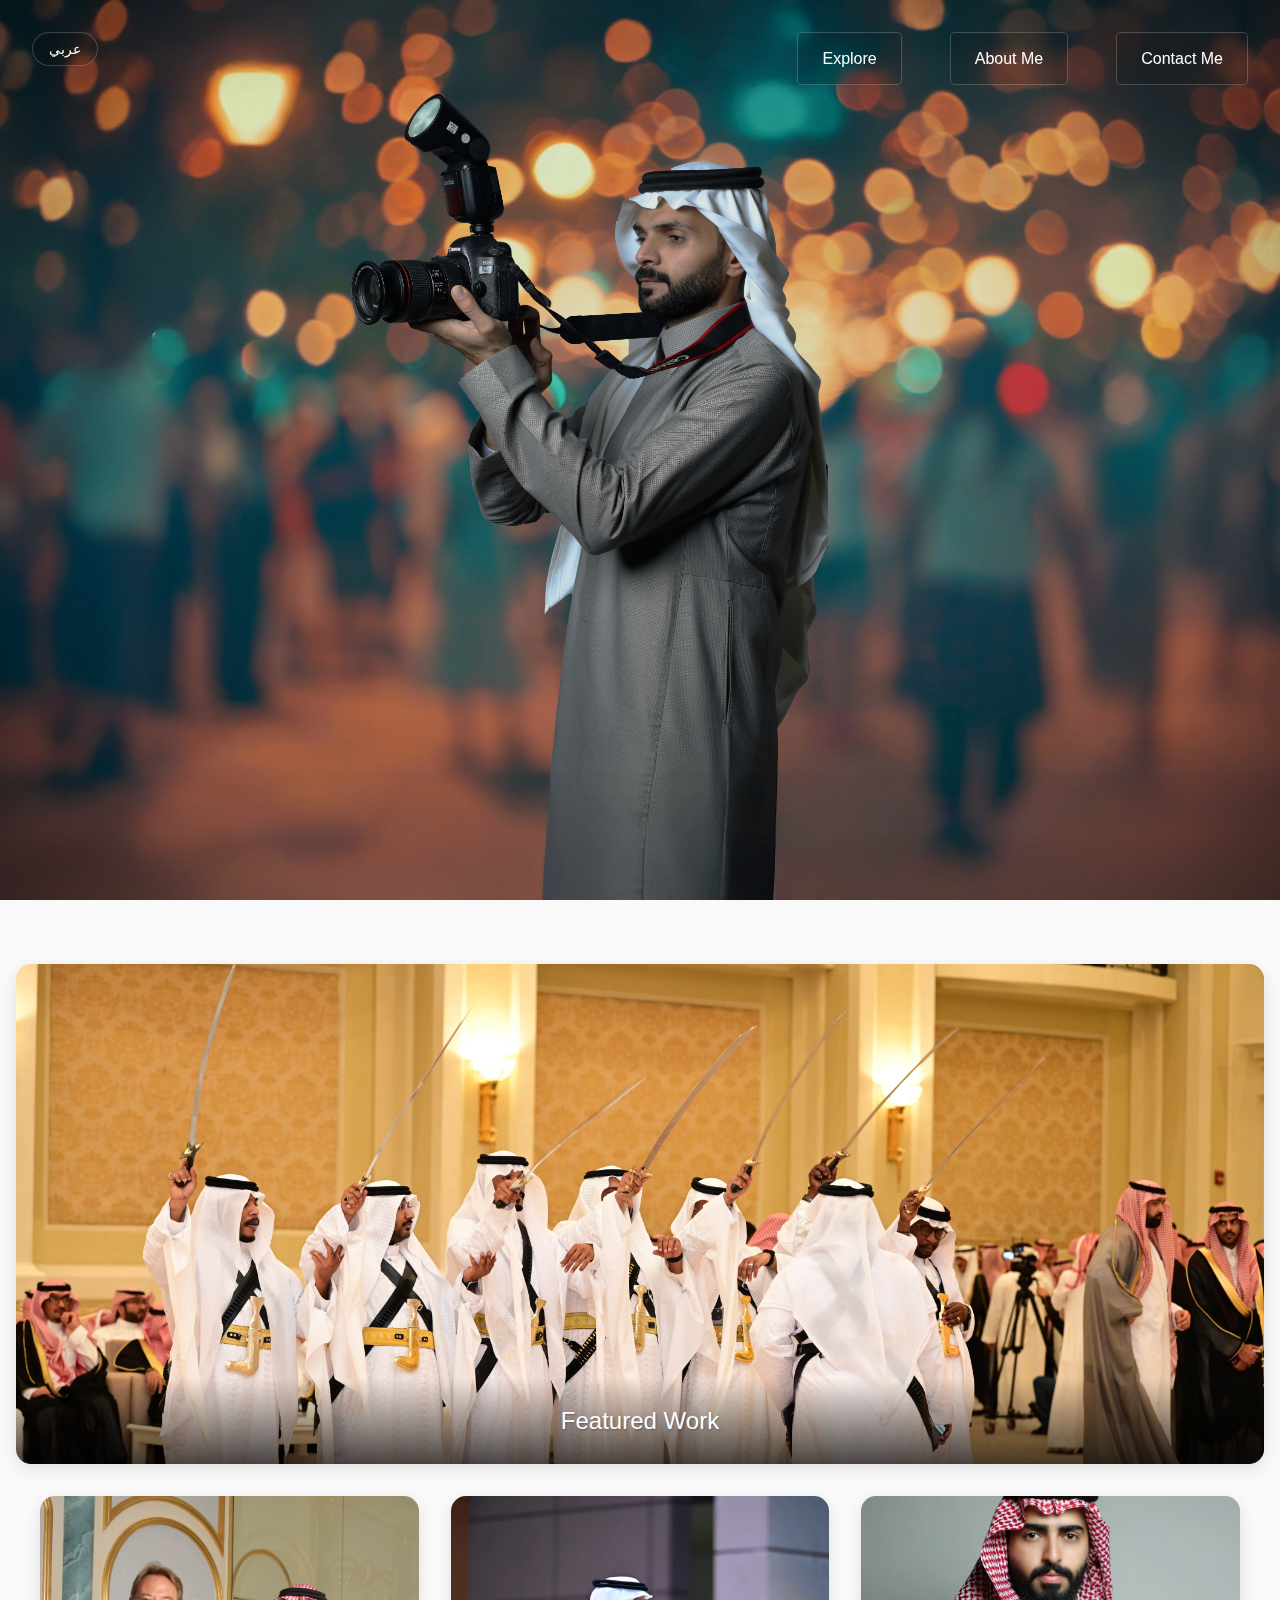
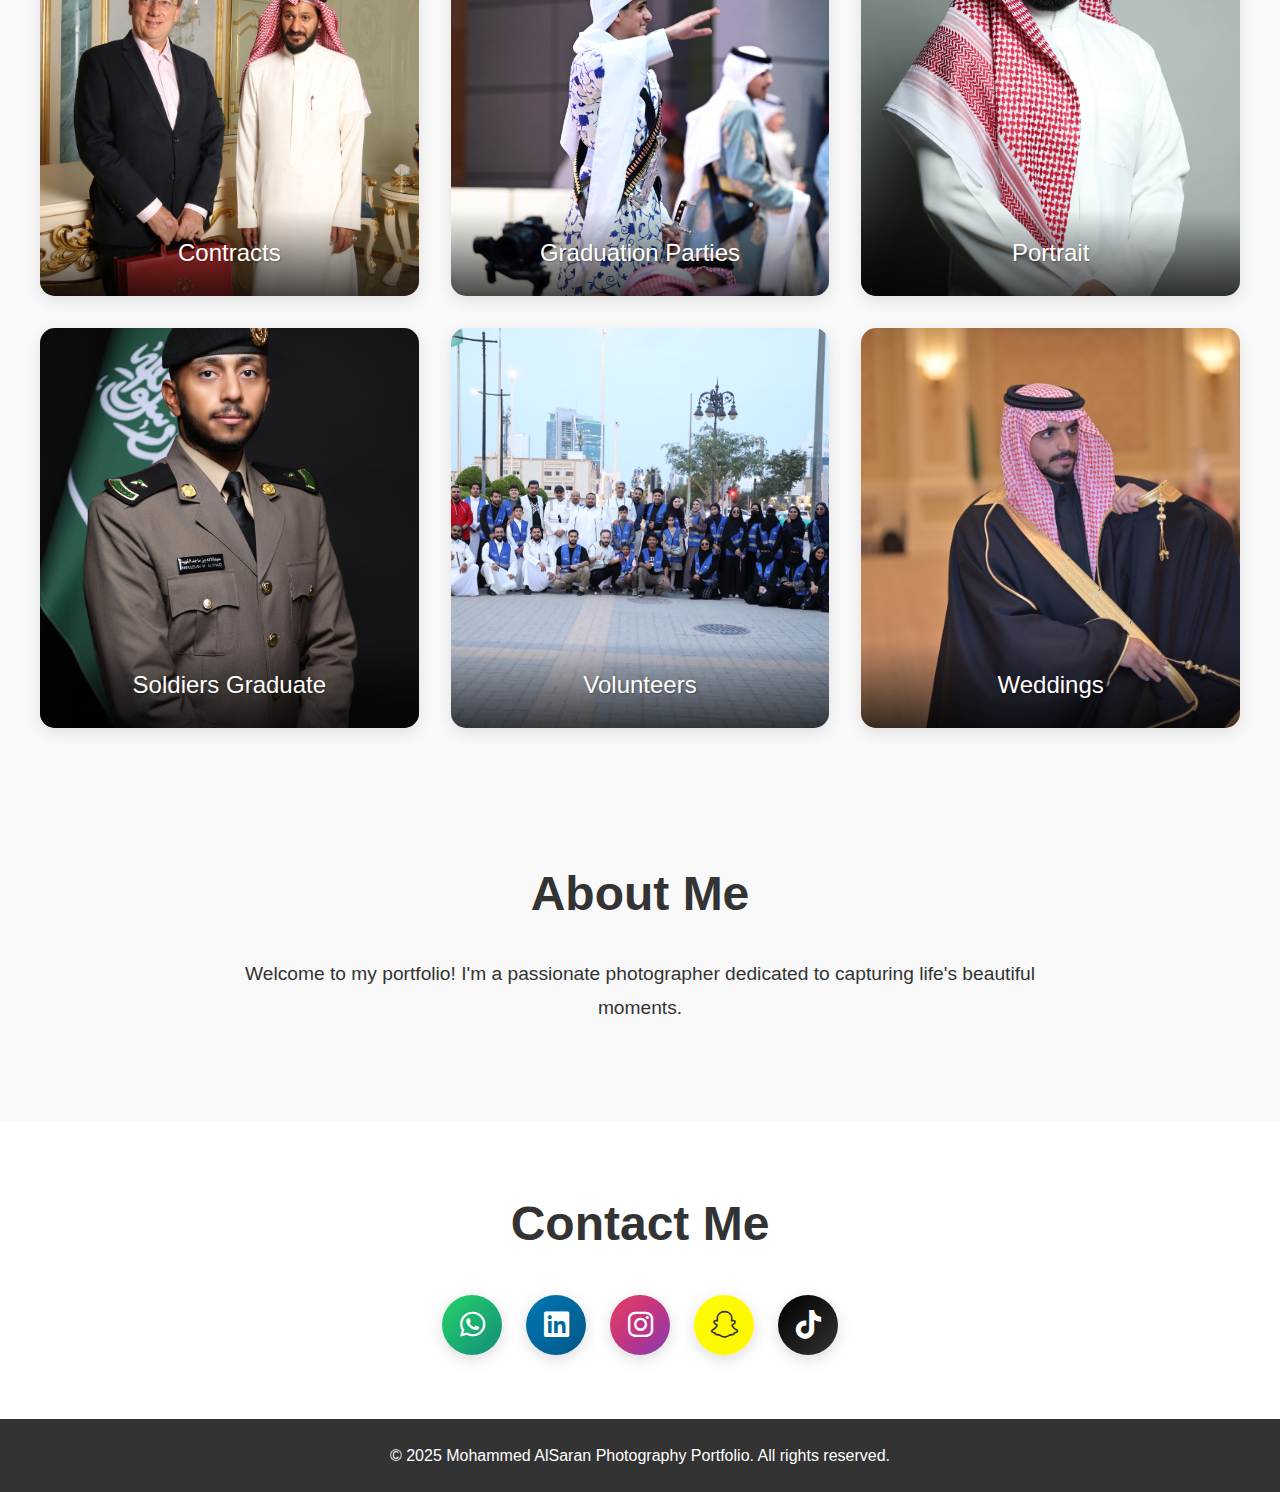
<file: index.html>
<!DOCTYPE html>
<html lang="en" dir="ltr">
<head>
    <meta charset="UTF-8">
    <meta name="viewport" content="width=device-width, initial-scale=1.0">
    <title>Mohammed AlSaran - Photography Portfolio</title>
    <link rel="stylesheet" href="css/style.css">
    <link rel="stylesheet" href="https://cdnjs.cloudflare.com/ajax/libs/font-awesome/6.5.1/css/all.min.css">
</head>
<body>
    <!-- Hero Section -->
    <section id="home" class="hero">
        <div class="hero-nav">
            <button class="language-switch" id="languageSwitch" aria-label="Switch Language">
                <span class="lang-text">عربي</span>
            </button>
            <button class="burger-icon" aria-label="Menu" aria-expanded="false">
                <span></span>
                <span></span>
                <span></span>
            </button>
            <nav class="nav-links">
                <a href="#categories" class="hero-btn" data-en="Explore" data-ar="استكشف">Explore</a>
                <a href="#about" class="hero-btn" data-en="About Me" data-ar="نبذة عني">About Me</a>
                <a href="#contact" class="hero-btn" data-en="Contact Me" data-ar="تواصل معي">Contact Me</a>
            </nav>
        </div>
        <div class="hero-content">
            <h1 data-en="Mohammed AlSaran" data-ar="محمد السعران">Mohammed AlSaran</h1>
            <p data-en="Professional Photography Portfolio" data-ar="معرض أعمال التصوير المحترف">Professional Photography Portfolio</p>
        </div>
        <div class="scroll-indicator">
            <i class="fas fa-chevron-down"></i>
        </div>
    </section>

    <!-- Categories Showcase -->
    <section id="categories" class="categories">
        <div class="category-featured">
            <a href="gallery.html?category=all" class="category-item large" data-category="all">
                <img src="images/weddings/DSC_8878-min.JPG" alt="Featured Photography">
                <div class="category-overlay">
                    <h3 data-en="Featured Work" data-ar="جميع الأعمال">Featured Work</h3>
                </div>
            </a>
        </div>
        <div class="category-grid">
            <a href="gallery.html?category=contracts" class="category-item" data-category="contracts">
                <img src="images/Contracts/IMG_7694.jpg" alt="Contracts Photography">
                <div class="category-overlay">
                    <h3 data-en="Contracts" data-ar="العقود">Contracts</h3>
                </div>
            </a>
            <a href="gallery.html?category=graduation" class="category-item" data-category="graduation">
                <img src="images/Graduation parties/DSC_7117-min.JPG" alt="Graduation Parties Photography">
                <div class="category-overlay">
                    <h3 data-en="Graduation Parties" data-ar="حفلات التخرج">Graduation Parties</h3>
                </div>
            </a>
            <a href="gallery.html?category=portrait" class="category-item" data-category="portrait">
                <img src="images/portrait/137A2491 copy.jpg" alt="Portrait Photography">
                <div class="category-overlay">
                    <h3 data-en="Portrait" data-ar="البورتريه">Portrait</h3>
                </div>
            </a>
            <a href="gallery.html?category=soldiers" class="category-item" data-category="soldiers">
                <img src="images/Soldiers graduate/137A0974 copy.jpg" alt="Soldiers Graduate Photography">
                <div class="category-overlay">
                    <h3 data-en="Soldiers Graduate" data-ar="المتخرجين">Soldiers Graduate</h3>
                </div>
            </a>
            <a href="gallery.html?category=volunteers" class="category-item" data-category="volunteers">
                <img src="images/Volunteers/137A3919.jpg" alt="Volunteers Photography">
                <div class="category-overlay">
                    <h3 data-en="Volunteers" data-ar="التطوعات">Volunteers</h3>
                </div>
            </a>
            <a href="gallery.html?category=weddings" class="category-item" data-category="weddings">
                <img src="images/weddings/DSC_2022-min.JPG" alt="Weddings Photography">
                <div class="category-overlay">
                    <h3 data-en="Weddings" data-ar="الأفراح">Weddings</h3>
                </div>
            </a>
        </div>
    </section>

    <!-- About Section -->
    <section id="about" class="about">
        <div class="about-content">
            <h2 data-en="About Me" data-ar="نبذة عني">About Me</h2>
            <p data-en="Welcome to my portfolio! I'm a passionate photographer dedicated to capturing life's beautiful moments." data-ar="مرحباً بكم في معرض أعمالي! أنا مصور محترف متحمس ومكرس لالتقاط اللحظات الجميلة في الحياة.">Welcome to my portfolio! I'm a passionate photographer dedicated to capturing life's beautiful moments.</p>
        </div>
    </section>

    <!-- Contact Section -->
    <section id="contact" class="contact">
        <div class="contact-content">
            <h2 data-en="Contact Me" data-ar="تواصل معي">Contact Me</h2>
            <div class="social-links">
                <a href="http://wa.me/966553295121" target="_blank" title="WhatsApp">
                    <i class="fab fa-whatsapp"></i>
                </a>
                <a href="https://www.linkedin.com/in/%D9%85%D8%AD%D9%85%D8%AF-%D8%A7%D9%84%D8%B3%D8%B9%D8%B1%D8%A7%D9%86-b88101203?utm_source=share&utm_campaign=share_via&utm_content=profile&utm_medium=ios_app" target="_blank" title="LinkedIn">
                    <i class="fab fa-linkedin"></i>
                </a>
                <a href="https://www.instagram.com/mo7m28/" target="_blank" title="Instagram">
                    <i class="fab fa-instagram"></i>
                </a>
                <a href="https://snapchat.com/t/qag4qNh3" target="_blank" title="Snapchat">
                    <i class="fab fa-snapchat"></i>
                </a>
                <a href="https://www.tiktok.com/@mohmed.sa1?_t=ZS-8tyZxPaGIGC&_r=1" target="_blank" title="TikTok">
                    <i class="fab fa-tiktok"></i>
                </a>
            </div>
        </div>
    </section>

    <!-- Footer -->
    <footer>
        <p data-en="&copy; 2025 Mohammed AlSaran Photography Portfolio. All rights reserved." data-ar="&copy; ٢٠٢٥ معرض أعمال التصوير محمد السعران. جميع الحقوق محفوظة.">&copy; 2025 Mohammed AlSaran Photography Portfolio. All rights reserved.</p>
    </footer>

    <script src="js/script.js"></script>
    <script src="js/language.js"></script>
</body>
</html>
</file>
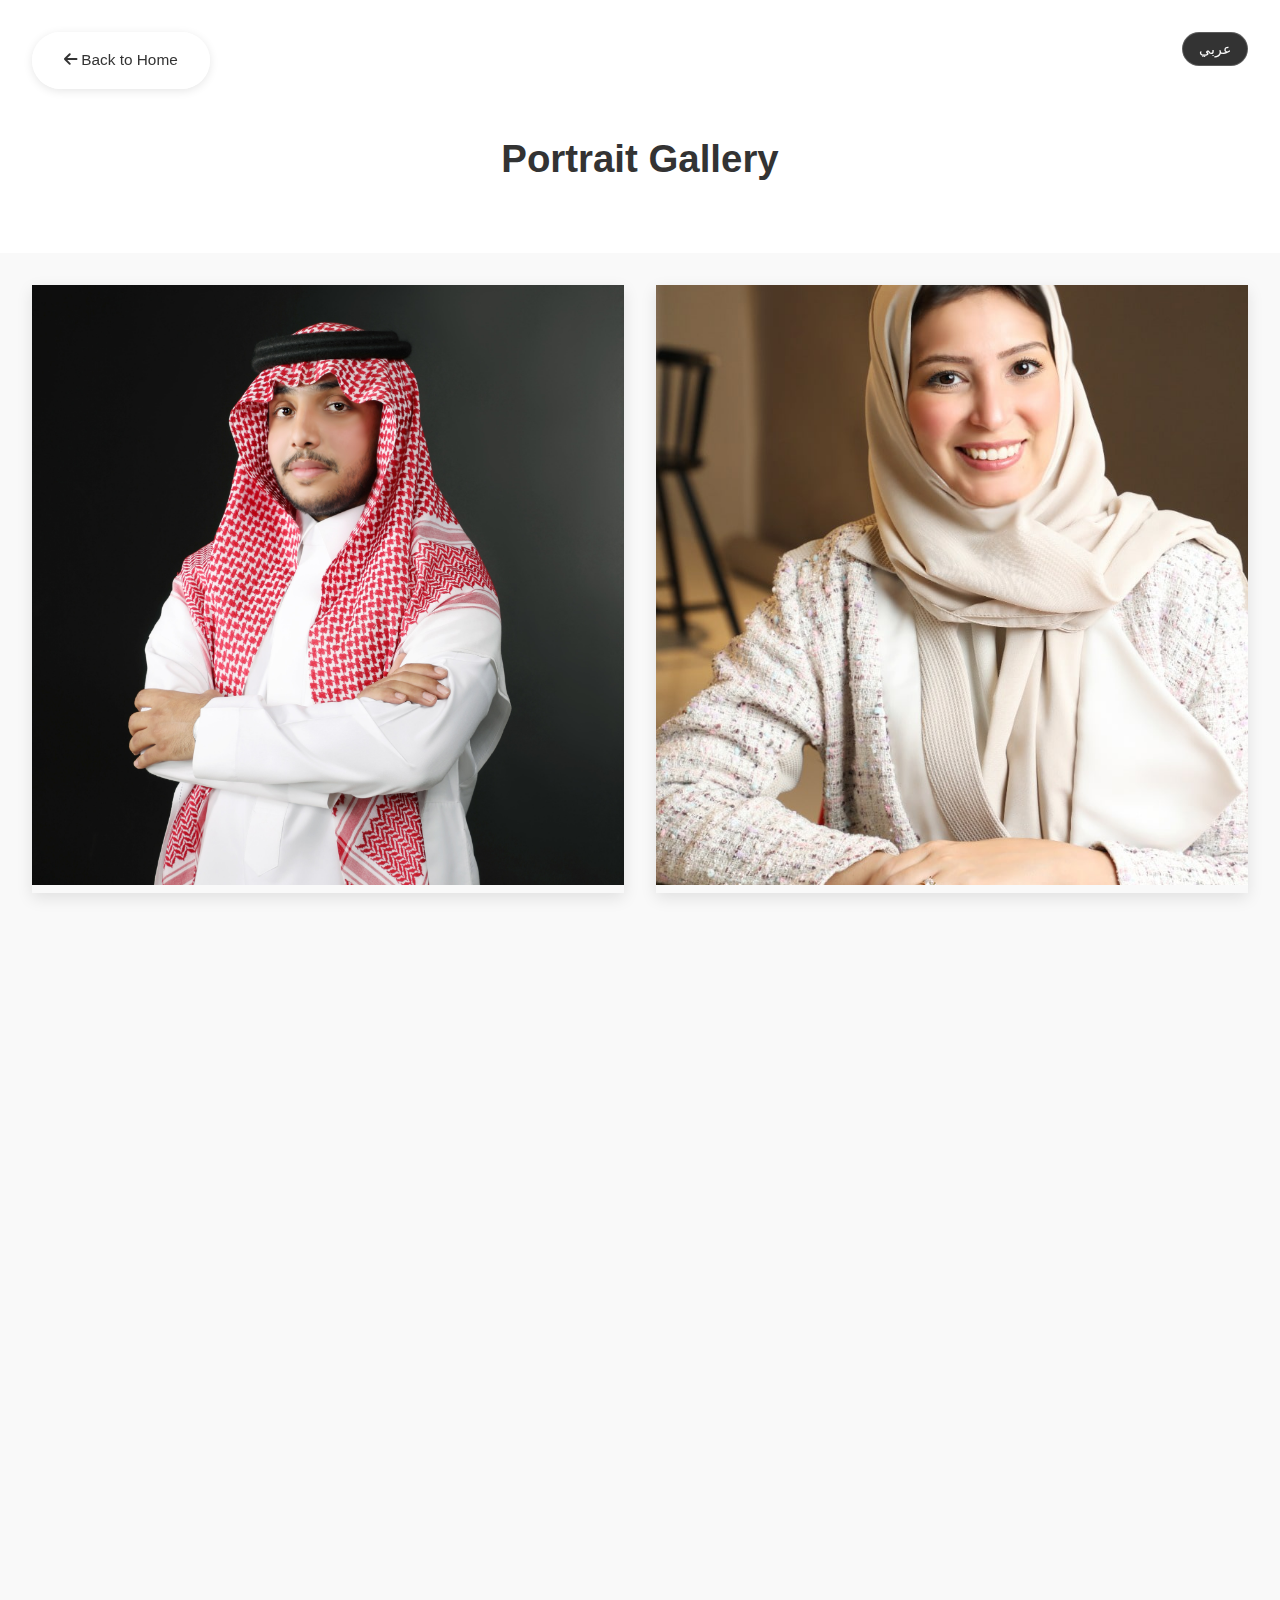
<file: gallery.html>
<!DOCTYPE html>
<html lang="en" dir="ltr">
<head>
    <meta charset="UTF-8">
    <meta name="viewport" content="width=device-width, initial-scale=1.0">
    <title>Photo Gallery</title>
    <link rel="stylesheet" href="css/style.css">
    <link rel="stylesheet" href="css/gallery.css">
    <link rel="stylesheet" href="https://cdnjs.cloudflare.com/ajax/libs/font-awesome/6.5.1/css/all.min.css">
</head>
<body>
    <!-- Language Switch Button -->
    <button class="language-switch gallery-lang-switch" id="languageSwitch" aria-label="Switch Language">
        <span class="lang-text">عربي</span>
    </button>

    <!-- Back Button -->
    <a href="index.html" class="back-button">
        <i class="fas fa-arrow-left"></i> <span data-en="Back to Home" data-ar="العودة للرئيسية">Back to Home</span>
    </a>

    <!-- Gallery Header -->
    <header class="gallery-header">
        <h1 id="gallery-title">Loading...</h1>
    </header>

    <!-- Gallery Grid -->
    <div class="gallery-container">
        <div class="gallery-grid">
            <!-- Photos will be loaded dynamically based on category -->
        </div>
    </div>

    <!-- Fullscreen Modal -->
    <div class="modal" id="imageModal">
        <span class="modal-close">&times;</span>
        <img class="modal-content" id="modalImage">
        <div class="modal-nav">
            <button class="modal-prev"><i class="fas fa-chevron-left"></i></button>
            <button class="modal-next"><i class="fas fa-chevron-right"></i></button>
        </div>
    </div>

    <script src="js/gallery.js"></script>
    <script src="js/language.js"></script>
</body>
</html>
</file>
<file: css/gallery.css>
/* Gallery Styles */
body {
    background: #f9f9f9;
    overflow-x: hidden;
}

.back-button {
    position: fixed;
    top: 2rem;
    left: 2rem;
    padding: 1rem 2rem;
    background: rgba(255, 255, 255, 0.9);
    color: #333;
    text-decoration: none;
    border-radius: 50px;
    box-shadow: 0 2px 10px rgba(0, 0, 0, 0.1);
    z-index: 1000;
    transition: all 0.3s ease;
    font-size: clamp(0.9rem, 1.2vw, 1rem);
}

.back-button:hover {
    background: #fff;
    transform: translateY(-2px);
    box-shadow: 0 4px 15px rgba(0, 0, 0, 0.15);
}

.gallery-header {
    text-align: center;
    padding: 8rem 2rem 4rem;
    background: #fff;
    margin-bottom: 2rem;
}

.gallery-header h1 {
    font-size: clamp(2rem, 3vw, 3rem);
    color: #333;
    margin: 0;
}

.gallery-container {
    max-width: 1400px;
    margin: 0 auto;
    padding: 0 2rem;
}

.gallery-grid {
    display: grid;
    grid-template-columns: repeat(auto-fill, minmax(400px, 1fr));
    gap: 2rem;
    padding-bottom: 4rem;
}

.gallery-item {
    position: relative;
    border-radius: 0;
    overflow: hidden;
    box-shadow: 0 5px 15px rgba(0, 0, 0, 0.1);
    opacity: 0;
    transform: translateY(30px);
    transition: all 0.5s ease;
    cursor: pointer;
}

.gallery-item.visible {
    opacity: 1;
    transform: translateY(0);
}

.gallery-item img {
    width: 100%;
    height: 600px;
    object-fit: cover;
    transition: transform 0.5s ease;
}

.gallery-item:hover img {
    transform: scale(1.05);
}

/* Modal Styles */
.modal {
    display: none;
    position: fixed;
    top: 0;
    left: 0;
    width: 100%;
    height: 100%;
    background-color: rgba(0, 0, 0, 0.9);
    z-index: 2000;
    opacity: 0;
    transition: opacity 0.3s ease;
}

.modal.show {
    display: flex;
    opacity: 1;
}

.modal-content {
    margin: auto;
    max-width: 90%;
    max-height: 90vh;
    object-fit: contain;
    transform: scale(0.9);
    transition: transform 0.3s ease;
}

.modal.show .modal-content {
    transform: scale(1);
}

.modal-close {
    position: absolute;
    top: 20px;
    right: 30px;
    color: #fff;
    font-size: clamp(2rem, 3vw, 2.5rem);
    font-weight: bold;
    cursor: pointer;
    z-index: 2001;
    transition: transform 0.3s ease;
}

.modal-close:hover {
    transform: scale(1.1);
}

.modal-nav {
    position: absolute;
    width: 100%;
    top: 50%;
    transform: translateY(-50%);
    display: flex;
    justify-content: space-between;
    padding: 0 20px;
    z-index: 2001;
}

.modal-prev,
.modal-next {
    background: rgba(255, 255, 255, 0.1);
    border: none;
    color: white;
    padding: 15px 20px;
    cursor: pointer;
    border-radius: 50%;
    transition: all 0.3s ease;
    font-size: clamp(1rem, 1.5vw, 1.2rem);
}

.modal-prev:hover,
.modal-next:hover {
    background: rgba(255, 255, 255, 0.2);
    transform: scale(1.1);
}

/* Responsive Design */
@media (max-width: 1200px) {
    .gallery-grid {
        grid-template-columns: repeat(auto-fill, minmax(350px, 1fr));
        gap: 1.5rem;
    }
    
    .gallery-item img {
        height: 500px;
    }
}

@media (max-width: 768px) {
    .back-button {
        top: 1rem;
        left: 1rem;
        padding: 0.8rem 1.5rem;
    }

    .gallery-header {
        padding: 6rem 1rem 3rem;
    }

    .gallery-container {
        padding: 0 1rem;
    }

    .gallery-grid {
        grid-template-columns: repeat(auto-fill, minmax(300px, 1fr));
        gap: 1rem;
    }

    .gallery-item img {
        height: 400px;
    }

    .modal-prev,
    .modal-next {
        padding: 10px 15px;
    }
}

@media (max-width: 480px) {
    .gallery-grid {
        grid-template-columns: 1fr;
    }
    
    .gallery-item img {
        height: 650px;
    }

    .modal-content {
        max-width: 95%;
    }

    .modal-close {
        top: 10px;
        right: 15px;
    }
}
</file>
<file: css/style.css>
/* Reset and Base Styles */
* {
    margin: 0;
    padding: 0;
    box-sizing: border-box;
}


body {
    font-family: 'Arial', sans-serif;
    line-height: 1.6;
    color: #333;
    overflow-x: hidden;
}


.nav-links a {
    text-decoration: none;
    color: white;
    margin-left: 2rem;
    transition: color 0.3s ease;
}

.nav-links a:hover,
.nav-links a.active {
    color: white;
}

/* Hero Section */
.hero {
    height: 100vh;
    min-height: 600px;
    background: linear-gradient(rgba(0, 0, 0, 0.1), rgba(0, 0, 0, 0.1)), url('../your-photo.jpg');
    background-size: cover;
    background-position: center;
    display: flex;
    align-items: center;
    justify-content: center;
    text-align: center;
    color: white;
    position: relative;
    overflow: hidden;
    animation: heroReveal 2s cubic-bezier(0.4, 0, 0.2, 1) forwards;
}

.hero::before {
    content: '';
    position: absolute;
    top: 0;
    left: 0;
    right: 0;
    bottom: 0;
    background: radial-gradient(circle, transparent 70%, rgba(0,0,0,0.3) 100%);
    animation: fadeIn 2.5s cubic-bezier(0.4, 0, 0.2, 1) forwards;
}

.hero-content {
    position: relative;
    z-index: 2;
    max-width: 1000px;
    padding: 0 2rem;
    animation: slideUp 1.5s cubic-bezier(0.4, 0, 0.2, 1) forwards;
}

.hero h1 {
    font-size: clamp(2.5rem, 5vw, 5rem);
    margin-bottom: 1.5rem;
    text-shadow: 2px 2px 4px rgba(0, 0, 0, 0.1);
    letter-spacing: 2px;
    opacity: 0;
    transform: translateY(30px);
    animation: fadeInUp 1s cubic-bezier(0.4, 0, 0.2, 1) 0.5s forwards;
}

.hero p {
    font-size: clamp(1.2rem, 2vw, 2rem);
    text-shadow: 1px 1px 2px rgba(0, 0, 0, 0.3);
    letter-spacing: 1px;
    opacity: 0;
    transform: translateY(30px);
    animation: fadeInUp 1s cubic-bezier(0.4, 0, 0.2, 1) 0.8s forwards;
}

.hero-portrait {
    flex: 0 0 400px;
    height: 600px;
    position: relative;
    animation: fadeIn 1s ease 0.6s forwards;
    opacity: 0;
}

.hero-portrait img {
    width: 100%;
    height: 100%;
    object-fit: cover;
    border-radius: 20px;
    box-shadow: 0 10px 30px rgba(0, 0, 0, 0.1);
}

.scroll-indicator {
    position: absolute;
    bottom: 10rem;
    left: 50%;
    transform: translateX(-50%);
    display: flex;
    align-items: center;
    justify-content: center;
    color: white;
    opacity: 0;
    animation: fadeIn 1s ease-out 1.5s forwards;
    width: 60px;
    height: 60px;
    border: 2px solid rgba(255, 255, 255, 0.5);
    border-radius: 50%;
    transition: all 0.3s ease;
    z-index: 10;
    pointer-events: none;
}

.scroll-indicator:hover {
    background: rgba(255, 255, 255, 0.1);
    border-color: white;
    transform: translateX(-50%) scale(1.1);
}

.scroll-indicator i {
    font-size: 1.8rem;
    animation: bounce 1.5s infinite;
}

@keyframes bounce {
    0%, 20%, 50%, 80%, 100% {
        transform: translateY(0);
    }
    40% {
        transform: translateY(-8px);
    }
    60% {
        transform: translateY(-4px);
    }
}

/* Enhanced Animations */
@keyframes heroReveal {
    0% {
        transform: scale(1.05);
        filter: blur(8px);
        opacity: 0;
    }
    100% {
        transform: scale(1);
        filter: blur(0);
        opacity: 1;
    }
}

@keyframes slideUp {
    0% {
        transform: translateY(40px);
        opacity: 0;
    }
    100% {
        transform: translateY(0);
        opacity: 1;
    }
}

@keyframes fadeInUp {
    0% {
        opacity: 0;
        transform: translateY(20px);
    }
    100% {
        opacity: 1;
        transform: translateY(0);
    }
}

@keyframes fadeIn {
    from {
        opacity: 0;
    }
    to {
        opacity: 1;
    }
}

/* Add a subtle floating animation for continuous movement */
.hero-content {
    animation: float 3.5s ease-in-out infinite;
}

@keyframes float {
    0%, 100% {
        transform: translateY(0);
    }
    50% {
        transform: translateY(-12px);
    }
}

/* Mobile-specific styles */
@media (max-width: 768px) {
    .hero {
        min-height: 500px;
        background-size: 313% auto;
        background-position: center;
        background-repeat: no-repeat;
    }

    .hero-content {
        padding: 0 1rem;
    }

    .hero h1 {
        font-size: 2.5rem;
    }

    .hero p {
        font-size: 1.2rem;
    }

    .category-grid {
        grid-template-columns: 1fr;
    }
    
    .portfolio-grid {
        grid-template-columns: 1fr;
    }
    
    .portfolio-header {
        flex-direction: column;
        align-items: flex-start;
    }
    
    .portfolio-filters {
        justify-content: flex-start;
    }
    
    .social-links {
        gap: 1rem;
    }

    .category-item {
        height: 650px;
    }

    .portfolio-item {
        height: 600px;
    }

    .category-item img {
        object-position: top center;
    }

    .portfolio-item img {
        object-position: top center;
    }

    /* Language switch button mobile adjustments */
    .language-switch {
        top: 1rem;
        left: 1rem;
        padding: 0.4rem 0.8rem;
        font-size: 0.8rem;
    }

    html[dir="rtl"] .language-switch {
        left: auto;
        right: 1rem;
    }

    /* Fix portrait image position on mobile - This can be removed if the above is sufficient or adjusted */
    .category-item[data-category="portrait"] img {
        /* object-position: center 15%; */ /* Original rule, might conflict or be redundant */
        /* We can keep it if portrait needs a very specific crop, otherwise the general rule above applies */
    }
}

@media (max-width: 480px) {
    .hero-content {
        padding: 0 1rem;
    }

    .hero h1 {
        font-size: 2rem;
    }

    .hero p {
        font-size: 1rem;
    }
}

/* Portfolio Section */
.portfolio {
    padding: 4rem 1rem;
    background: #fff;
    min-height: 100vh;
}

.portfolio-header {
    display: flex;
    align-items: center;
    justify-content: space-between;
    margin-bottom: 2rem;
    flex-wrap: wrap;
    gap: 1rem;
}

.portfolio-header h2 {
    font-size: clamp(1.8rem, 5vw, 2.5rem);
    margin: 0;
}

.back-btn {
    padding: 0.5rem 1rem;
    background: #333;
    color: white;
    border: none;
    border-radius: 5px;
    cursor: pointer;
    font-size: clamp(0.9rem, 3vw, 1rem);
    display: flex;
    align-items: center;
    gap: 0.5rem;
    transition: background-color 0.3s ease;
}

.back-btn:hover {
    background: #666;
}

.portfolio-filters {
    display: flex;
    justify-content: center;
    flex-wrap: wrap;
    gap: 0.5rem;
    margin-bottom: 2rem;
}

.filter-btn {
    padding: 0.5rem 1rem;
    background: #f4f4f4;
    border: none;
    border-radius: 5px;
    cursor: pointer;
    font-size: clamp(0.9rem, 3vw, 1rem);
    transition: all 0.3s ease;
}

.filter-btn.active {
    background: #333;
    color: white;
}

.portfolio-grid {
    display: grid;
    grid-template-columns: repeat(auto-fill, minmax(300px, 1fr));
    gap: 1.5rem;
    max-width: 1200px;
    margin: 0 auto;
}

.portfolio-item {
    position: relative;
    height: 300px;
    overflow: hidden;
    border-radius: 15px;
    box-shadow: 0 5px 15px rgba(0, 0, 0, 0.1);
    cursor: pointer;
    transition: transform 0.3s ease;
}

.portfolio-item:hover {
    transform: translateY(-5px);
}

.portfolio-item img {
    width: 100%;
    height: 100%;
    object-fit: cover;
    transition: transform 0.5s ease;
}

.portfolio-item:hover img {
    transform: scale(1.05);
}

/* About Section */
.about {
    padding: 4rem 1rem;
    background: #f9f9f9;
    text-align: center;
}

.about-content {
    max-width: 800px;
    margin: 0 auto;
}

.about h2 {
    font-size: clamp(2rem, 6vw, 3rem);
    margin-bottom: 1.5rem;
}

.about p {
    font-size: clamp(1rem, 3vw, 1.2rem);
    margin-bottom: 2rem;
    line-height: 1.8;
}

.social-links {
    display: flex;
    justify-content: center;
    gap: 1.5rem;
    flex-wrap: wrap;
}

.social-links a {
    color: #333;
    font-size: clamp(1.5rem, 5vw, 2rem);
    transition: color 0.3s ease;
}

/* Footer */
footer {
    background: #333;
    color: white;
    text-align: center;
    padding: 1.5rem;
    font-size: clamp(0.9rem, 3vw, 1rem);
}

/* Utility Classes */
.hidden {
    display: none;
}

/* Animations */
.fade-in {
    animation: fadeIn 1s ease-in;
}

/* Hover Effects */
.category-item:hover img,
.portfolio-item:hover img {
    transform: scale(1.05);
}

.category-item:hover .category-overlay {
    opacity: 1;
}

.social-links a:hover {
    color: #666;
}

.filter-btn:hover,
.back-btn:hover {
    background: #666;
    color: white;
}

/* Categories Section */
.categories {
    padding: 4rem 1rem;
    background: #f9f9f9;
}

.category-featured {
    width: 100%;
    display: flex;
    justify-content: center;
    margin-bottom: 2rem;
}

.category-grid {
    display: grid;
    grid-template-columns: repeat(3, 1fr);
    gap: 2rem;
    max-width: 1200px;
    margin: 0 auto;
}

.category-item {
    position: relative;
    height: 400px;
    overflow: hidden;
    border-radius: 15px;
    box-shadow: 0 5px 15px rgba(0, 0, 0, 0.1);
    transition: transform 0.3s ease;
    cursor: pointer;
    text-decoration: none;
}

.category-item.large {
    width: 100%;
    margin: 0 auto;
    height: 500px;
    grid-column: unset;
}

@media (max-width: 1200px) {
    .category-grid {
        grid-template-columns: repeat(2, 1fr);
    }
}

@media (max-width: 768px) {
    .category-grid {
        grid-template-columns: 1fr;
    }
    
    .category-item {
        height: 600px;
    }
}

.category-item img {
    width: 100%;
    height: 100%;
    object-fit: cover;
    transition: transform 0.5s ease;
}

.category-overlay {
    position: absolute;
    bottom: 0;
    left: 0;
    right: 0;
    padding: 1.5rem;
    background: linear-gradient(transparent, rgba(0, 0, 0, 0.7));
    color: white;
    opacity: 1;
}

.category-overlay h3 {
    font-size: clamp(1.2rem, 4vw, 1.5rem);
    font-weight: 500;
    text-align: center;
    margin: 0;
    text-shadow: 1px 1px 2px rgba(0, 0, 0, 0.3);
}

.category-item:hover {
    transform: translateY(-5px);
}

.category-item:hover img {
    transform: scale(1.05);
}

.category-item:hover .category-overlay {
    opacity: 1;
}

.category-item.large img {
    width: 100%;
    height: 100%;
    object-fit: cover;
    object-position: center 30%;
    transition: transform 0.5s ease;
}

/* Lightbox */
.lightbox {
    position: fixed;
    top: 0;
    left: 0;
    width: 100%;
    height: 100%;
    background: rgba(0, 0, 0, 0.9);
    display: flex;
    justify-content: center;
    align-items: center;
    z-index: 1000;
    opacity: 0;
    animation: fadeIn 0.3s ease forwards;
}

.lightbox-content {
    position: relative;
    max-width: 90%;
    max-height: 90vh;
}

.lightbox-content img {
    max-width: 100%;
    max-height: 90vh;
    object-fit: contain;
}

.lightbox-close {
    position: absolute;
    top: -40px;
    right: 0;
    background: none;
    border: none;
    color: white;
    font-size: 2rem;
    cursor: pointer;
    padding: 0.5rem;
}

@keyframes fadeIn {
    from { opacity: 0; }
    to { opacity: 1; }
}

/* Base hover effects for desktop */
.category-item:hover {
    transform: translateY(-5px);
}

.category-item:hover img {
    transform: scale(1.05);
}

.category-item:hover .category-overlay {
    opacity: 1;
}

/* Permanent effects for mobile devices */
@media (max-width: 768px) {
    .category-item {
        transform: translateY(-5px);
    }

    .category-item img {
        transform: scale(1.05);
    }

    .category-item .category-overlay {
        opacity: 1;
    }
}

/* Contact Section */
.contact {
    padding: 4rem 1rem;
    background: #fff;
    text-align: center;
}

.contact-content {
    max-width: 800px;
    margin: 0 auto;
}

.contact h2 {
    font-size: clamp(2rem, 6vw, 3rem);
    margin-bottom: 2rem;
}

.social-links {
    display: flex;
    justify-content: center;
    gap: 1.5rem;
    flex-wrap: wrap;
}

.social-links a {
    display: flex;
    align-items: center;
    justify-content: center;
    width: 60px;
    height: 60px;
    color: white;
    font-size: 1.8rem;
    border-radius: 50%;
    text-decoration: none;
    transition: all 0.4s cubic-bezier(0.175, 0.885, 0.32, 1.275);
    box-shadow: 0 4px 15px rgba(0, 0, 0, 0.15);
    position: relative;
    overflow: hidden;
}

.social-links a::before {
    content: '';
    position: absolute;
    top: 0;
    left: -100%;
    width: 100%;
    height: 100%;
    background: linear-gradient(90deg, transparent, rgba(255, 255, 255, 0.3), transparent);
    transition: left 0.5s;
}

.social-links a:hover::before {
    left: 100%;
}

.social-links a:hover {
    transform: translateY(-8px) scale(1.1);
    box-shadow: 0 8px 25px rgba(0, 0, 0, 0.3);
}

/* Individual social media brand colors - Always visible */
.social-links a[href*="wa.me"] {
    background: linear-gradient(135deg, #25D366, #128C7E);
}

.social-links a[href*="linkedin"] {
    background: linear-gradient(135deg, #0077B5, #005885);
}

.social-links a[href*="instagram"] {
    background: linear-gradient(135deg, #E4405F, #C13584, #833AB4);
}

.social-links a[href*="snapchat"] {
    background: linear-gradient(135deg, #FFFC00, #FFF700);
    color: #333;
}

.social-links a[href*="tiktok"] {
    background: linear-gradient(135deg, #000000, #333333);
}

/* Enhanced hover effects */
.social-links a[href*="wa.me"]:hover {
    background: linear-gradient(135deg, #2EE76F, #16A085);
}

.social-links a[href*="linkedin"]:hover {
    background: linear-gradient(135deg, #0099CC, #006699);
}

.social-links a[href*="instagram"]:hover {
    background: linear-gradient(135deg, #FF6B8A, #E91E63, #9C27B0);
}

.social-links a[href*="snapchat"]:hover {
    background: linear-gradient(135deg, #FFFF33, #FFEE00);
}

.social-links a[href*="tiktok"]:hover {
    background: linear-gradient(135deg, #333333, #555555);
}

/* Mobile Responsive Styles for Contact Section */
@media (max-width: 768px) {
    .contact {
        padding: 3rem 1rem;
    }

    .social-links {
        gap: 1rem;
    }

    .social-links a {
        width: 50px;
        height: 50px;
        font-size: 1.5rem;
    }

    .social-links a:hover {
        transform: translateY(-5px) scale(1.05);
    }
}

/* Hero Navigation */
.hero-nav {
    position: absolute;
    top: 2rem;
    right: 2rem;
    z-index: 1000;
    display: flex;
    align-items: center;
}

.nav-links {
    display: flex;
    gap: 1rem;
}

.hero-btn {
    padding: 0.8rem 1.5rem;
    background: rgba(0, 0, 0, 0.1);
    color: white;
    text-decoration: none;
    border-radius: 5px;
    backdrop-filter: blur(5px);
    border: 1px solid rgba(255, 255, 255, 0.2);
    font-size: 1rem;
    transition: all 0.3s ease;
}

.hero-btn:hover {
    background: rgba(255, 255, 255, 0.1);
    transform: translateY(-2px);
    box-shadow: 0 4px 8px rgba(0, 0, 0, 0.1);
    color: white;
}

/* Burger Menu Icon */
.burger-icon {
    display: none;
    background: none;
    border: none;
    cursor: pointer;
    padding: 10px;
    z-index: 1001;
    margin-left: 1rem;
}

.burger-icon span {
    display: block;
    width: 25px;
    height: 2px;
    background-color: white;
    margin: 5px 0;
    transition: all 0.3s ease-in-out;
}

/* Mobile Responsive Styles for Hero Navigation */
@media (max-width: 768px) {
    .hero-nav {
        top: 1rem;
        right: 1rem;
    }

    .burger-icon {
        display: block;
        background: rgba(0,0,0,0.3);
        border-radius: 5px;
    }

    .nav-links {
        display: none;
        position: fixed;
        top: 0;
        right: -280px;
        width: 250px;
        height: 100vh;
        background: rgba(20, 20, 20, 0.95);
        backdrop-filter: blur(8px);
        flex-direction: column;
        align-items: center;
        justify-content: center;
        gap: 1.5rem;
        padding: 2rem;
        transition: right 0.35s ease-in-out;
        z-index: 1000;
    }

    .nav-links.active {
        display: flex;
        right: 0;
    }

    .burger-icon.active span:nth-child(1) {
        transform: translateY(7px) rotate(45deg);
    }
    .burger-icon.active span:nth-child(2) {
        opacity: 0;
    }
    .burger-icon.active span:nth-child(3) {
        transform: translateY(-7px) rotate(-45deg);
    }

    .hero-btn {
        width: 100%;
        text-align: center;
        padding: 1rem;
        font-size: 1.1rem;
        background: rgba(255,255,255,0.05);
        border: 1px solid rgba(255,255,255,0.1);
    }
    .hero-btn:hover {
        background: rgba(255,255,255,0.15);
        transform: translateY(0);
    }
}

/* Language Switch Button */
.language-switch {
    position: fixed;
    top: 2rem;
    left: 2rem;
    z-index: 1001;
    background: rgba(0, 0, 0, 0.1);
    color: white;
    border: 1px solid rgba(255, 255, 255, 0.2);
    border-radius: 25px;
    padding: 0.5rem 1rem;
    cursor: pointer;
    backdrop-filter: blur(5px);
    transition: all 0.3s ease;
    font-size: 0.9rem;
    font-weight: 500;
}

.language-switch:hover {
    background: rgba(0, 0, 0, 0.2);
    transform: translateY(-2px);
}

.gallery-lang-switch {
    background: rgba(0, 0, 0, 0.8);
    color: white;
    left: auto;
    right: 2rem;
}

.gallery-lang-switch:hover {
    background: rgba(0, 0, 0, 0.9);
}

/* RTL Support for Arabic */
html[dir="rtl"] {
    direction: rtl;
}

html[dir="rtl"] body {
    font-family: 'Arial', 'Segoe UI', 'Tahoma', sans-serif;
}

html[dir="rtl"] .language-switch {
    left: auto;
    right: 2rem;
}

html[dir="rtl"] .hero-nav {
    left: 2rem;
    right: auto;
}

html[dir="rtl"] .nav-links {
    flex-direction: row-reverse;
}

/* RTL fixes for mobile burger menu */
@media (max-width: 768px) {
    html[dir="rtl"] .hero-nav {
        left: 1rem;
        right: auto;
    }

    html[dir="rtl"] .nav-links {
        flex-direction: column;
        right: auto;
        left: -280px;
    }

    html[dir="rtl"] .nav-links.active {
        left: 0;
        right: auto;
    }

    html[dir="rtl"] .burger-icon {
        margin-left: 0;
        margin-right: 1rem;
    }

    /* Gallery language switch mobile positioning */
    .gallery-lang-switch {
        top: 1rem;
        right: 1rem;
    }

    html[dir="rtl"] .gallery-lang-switch {
        right: auto;
        left: 1rem;
    }

    html[dir="rtl"] .back-button {
        right: 1rem;
        left: auto;
    }
}

html[dir="rtl"] .back-button {
    right: 2rem;
    left: auto;
}

html[dir="rtl"] .gallery-lang-switch {
    right: auto;
    left: 2rem;
}

html[dir="rtl"] .back-button i {
    transform: rotate(180deg);
}

html[dir="rtl"] .social-links {
    flex-direction: row-reverse;
}

html[dir="rtl"] .category-grid {
    direction: rtl;
}

html[dir="rtl"] .gallery-grid {
    direction: rtl;
}

/* Arabic Typography */
html[dir="rtl"] h1,
html[dir="rtl"] h2,
html[dir="rtl"] h3,
html[dir="rtl"] p {
    line-height: 1.8;
}

html[dir="rtl"] .hero h1 {
    font-size: clamp(2.5rem, 8vw, 4rem);
}

html[dir="rtl"] .hero p {
    font-size: clamp(1rem, 4vw, 1.3rem);
}

/* Smooth transitions for language switch */
* {
    transition: all 0.3s ease;
}

h1, h2, h3, p, a, span {
    transition: all 0.3s ease;
}
</file>
